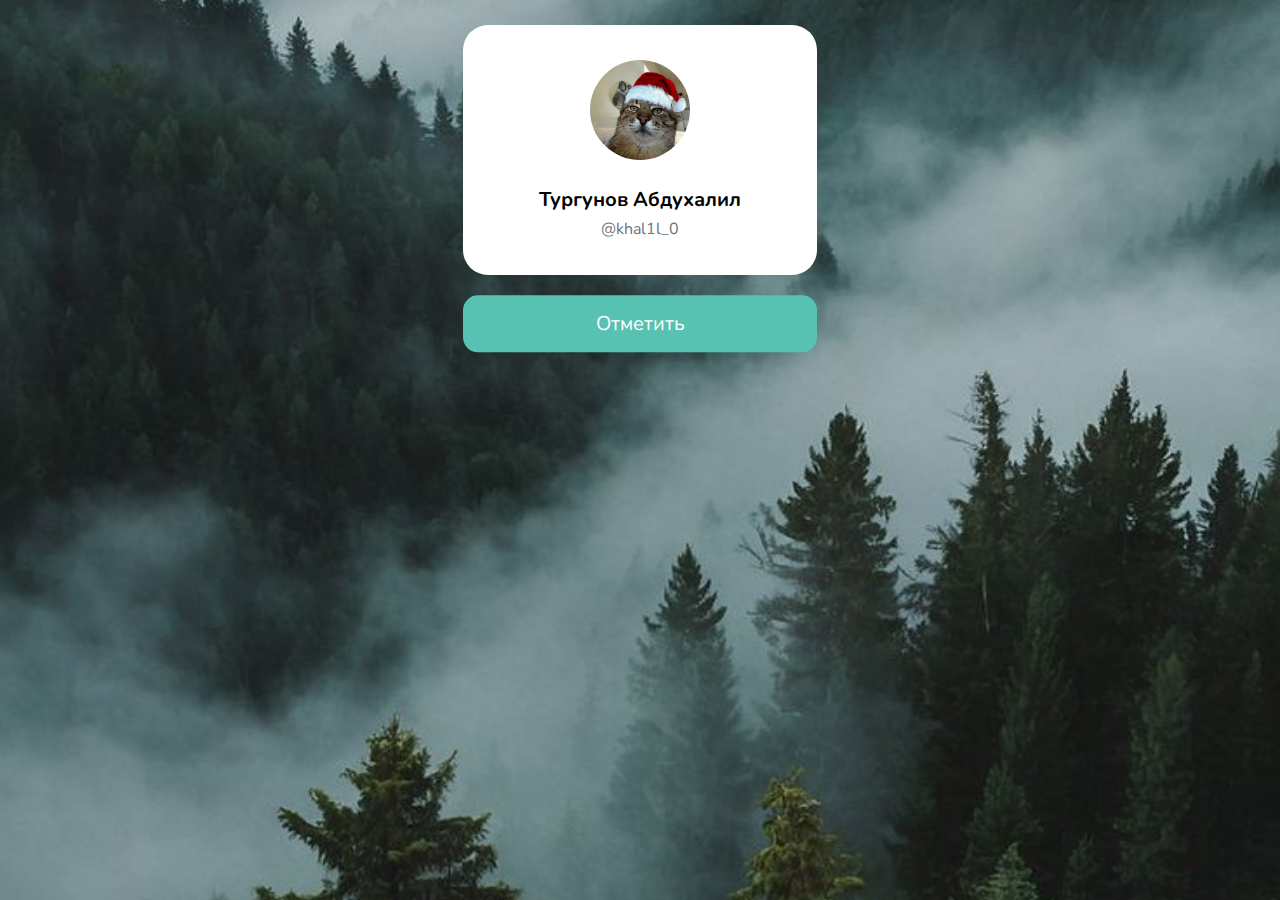
<file: index.html>
<!DOCTYPE html>
<html lang="en">

<head>
    <meta charset="UTF-8">
    <meta name="viewport" content="width=device-width, initial-scale=1.0">
    <title>Profile</title>
    <link rel="preconnect" href="https://fonts.googleapis.com">
    <link rel="preconnect" href="https://fonts.gstatic.com" crossorigin>
    <link href="https://fonts.googleapis.com/css2?family=Nunito:ital,wght@0,200..1000;1,200..1000&display=swap"
        rel="stylesheet">
    <link rel="stylesheet" href="style.css">
</head>

<body>


    <section class="profile">
       
        <div class="container">
            <div class="info" id="info">
                
                <img src="img/img.jpg" alt="" class="profile_img">
                <h3 class="name">Тургунов Абдухалил</h3>
                <p class="username">@khal1l_0</p>
                
            </div>
            <div class="profile_info">
                <div class="box">
                    <!-- <div class="box_img">
                        
                    </div> -->
                    
                    <img src="img/groups.svg" alt="">
                    <div class="">
                        <h4 class="title">
                            Группы
                        </h4>
                        <p class="number">
                            50
                        </p>
                    </div>
                </div>
                <hr class="line">
                <div class="box">
                    <!-- <div class="box_img">
                        
                    </div> -->
                    <img src="img/student.svg" alt="">
                    <div class="">
                        <h4 class="title">
                            Студенты
                        </h4>
                        <p class="number">
                            150
                        </p>
                    </div>
                </div>
            </div>
            <!-- <div class="tabs">
                <h3 class="text active">
                    Отзывы
                </h3>
                <h3 class="text">
                    Информация
                </h3>
            </div> -->
            <a href="sсhedule.html" class="back_link">Отметить</a>
            <!-- <ul class="feedbacks">
                <li class="items">Круто</li>
            </ul> -->
        </div>
    </section>
    <!-- <nav class="nav">
        <div class="container">
            <ul class="nav_menu">
                
            </ul>
        </div>
    </nav> -->
    <script src="script.js"></script>
</body>

</html>
</file>
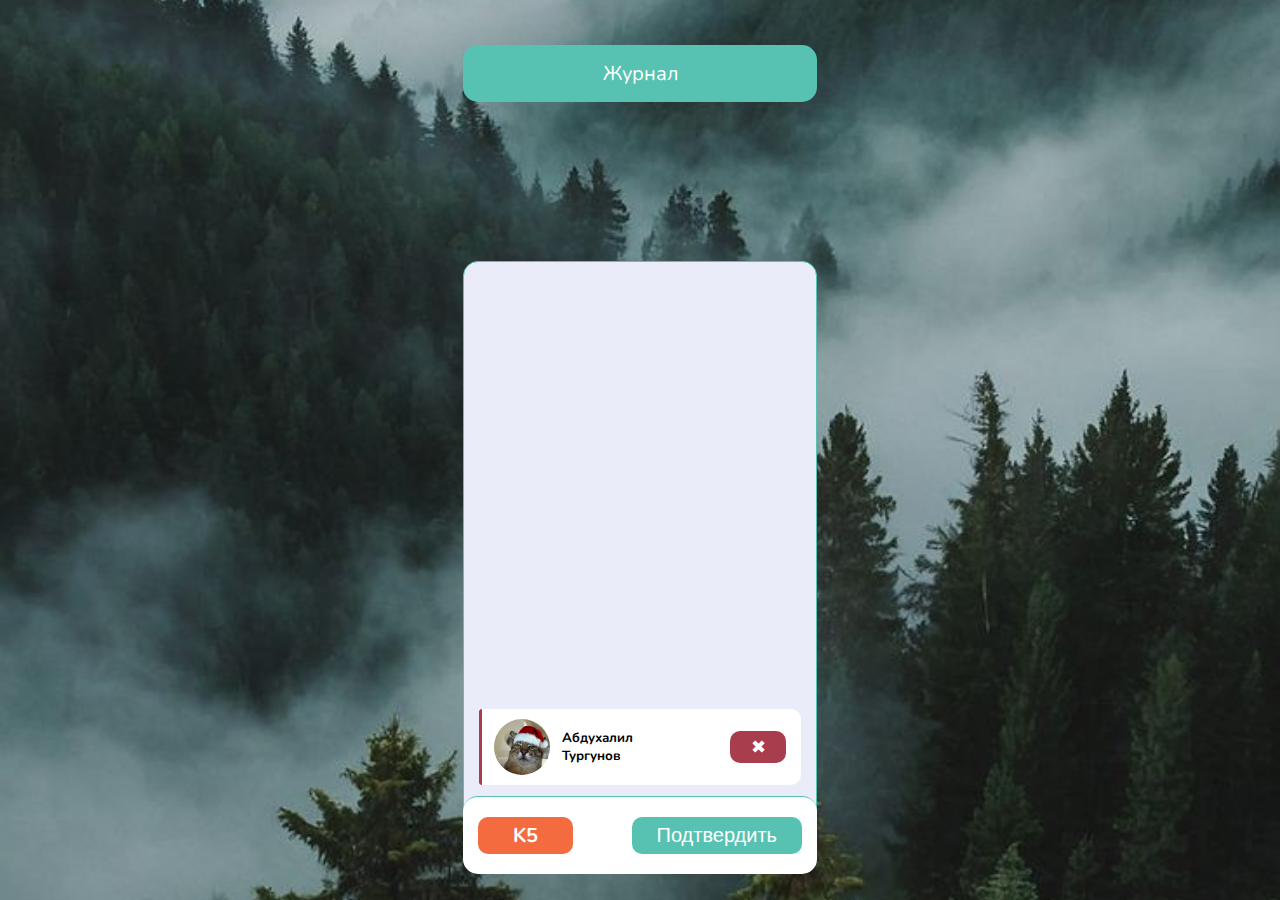
<file: attedence.html>
<!DOCTYPE html>
<html lang="en">

<head>
    <meta charset="UTF-8">
    <meta name="viewport" content="width=device-width, initial-scale=1.0">
    <title>Profile</title>
    <link rel="preconnect" href="https://fonts.googleapis.com">
    <link rel="preconnect" href="https://fonts.gstatic.com" crossorigin>
    <link href="https://fonts.googleapis.com/css2?family=Nunito:ital,wght@0,200..1000;1,200..1000&display=swap" rel="stylesheet">
    
    <link rel="stylesheet" href="style.css">
</head>

<body>


    <section class="profile">

        <div class="container">
            <a href="sсhedule.html" class="back_link profile_link">Журнал</a>
            <div class="list-box">
                <ul class="list-box_menu">
                    <li class="list-box_item debt">
                        <div class="box_suka">
                            <img src="img/img.jpg" alt="" class="list-box_img">
                            <h5 class="list-box_name">Абдухалил <br>Тургунов</h5>
                        </div>
                        <button class="list-box_btn">✖</button>
                        <!-- <button class="list-box_btn">✔</button> -->
                    </li>
                    
                </ul>
                <div class="list-box_info">
                    <h3 class="list-box_group">K5</h3>
                    <button class="submit">Подтвердить</button>
                </div>
            </div>
        </div>
    </section>
</body>

</html>
</file>
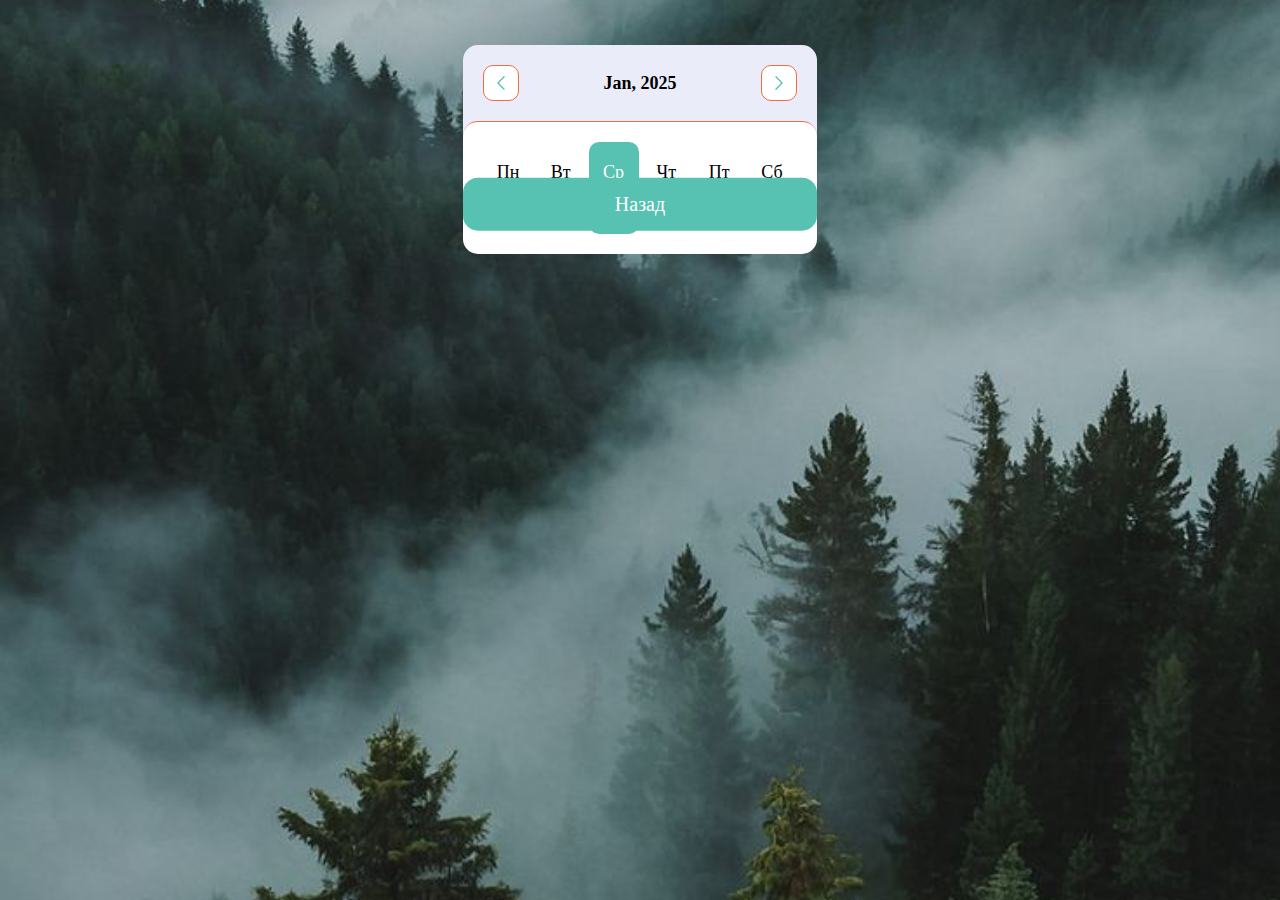
<file: shedule.html>
<!DOCTYPE html>
<html lang="en">

<head>
    <meta charset="UTF-8">
    <meta name="viewport" content="width=device-width, initial-scale=1.0">
    <title>Profile</title>
    <link rel="stylesheet" href="style.css">
</head>

<body>


    <section class="profile">

        <div class="container">
            <div class="calendar">
                <div class="calendar_box">
                    <button class="calendar_btn prev"><img src="img/arrow.svg" alt=""></button>
                    <h4 class="calendar_date">Jan, 2025</h4>
                    <button class="calendar_btn next"><img src="img/arrow.svg" alt=""></button>
                </div>
                <ul class="calendar_week">
                    <li class="calendar_week-item">
                        <h5 class="calendar_week-day">Пн</h5>
                        <p class="calendar_week-number">13</p>
                    </li>
                    <li class="calendar_week-item">
                        <h5 class="calendar_week-day">Вт</h5>
                        <p class="calendar_week-number">14</p>
                    </li>
                    <li class="calendar_week-item active">
                        <h5 class="calendar_week-day">Ср</h5>
                        <p class="calendar_week-number">15</p>
                    </li>
                    <li class="calendar_week-item ">
                        <h5 class="calendar_week-day">Чт</h5>
                        <p class="calendar_week-number">16</p>
                    </li>
                    <li class="calendar_week-item">
                        <h5 class="calendar_week-day">Пт</h5>
                        <p class="calendar_week-number">17</p>
                    </li>
                    <li class="calendar_week-item">
                        <h5 class="calendar_week-day">Сб</h5>
                        <p class="calendar_week-number">18</p>
                    </li>
                    <li class="calendar_week-item">
                        <h5 class="calendar_week-day">S</h5>
                        <p class="calendar_week-number">19</p>
                    </li>
                </ul>
            </div>
            <a href="index.html" class="back_link">Назад</a>

        </div>
    </section>
    <script>
        let dayweek = document.querySelectorAll('.calendar_week-item')

        dayweek.forEach((e) => {
            e.addEventListener(('click'), () => {
                dayweek.forEach((i) => {
                    i.classList.remove('active')
                })
                e.classList.add('active')
            })

        })
    </script>
</body>

</html>
</file>
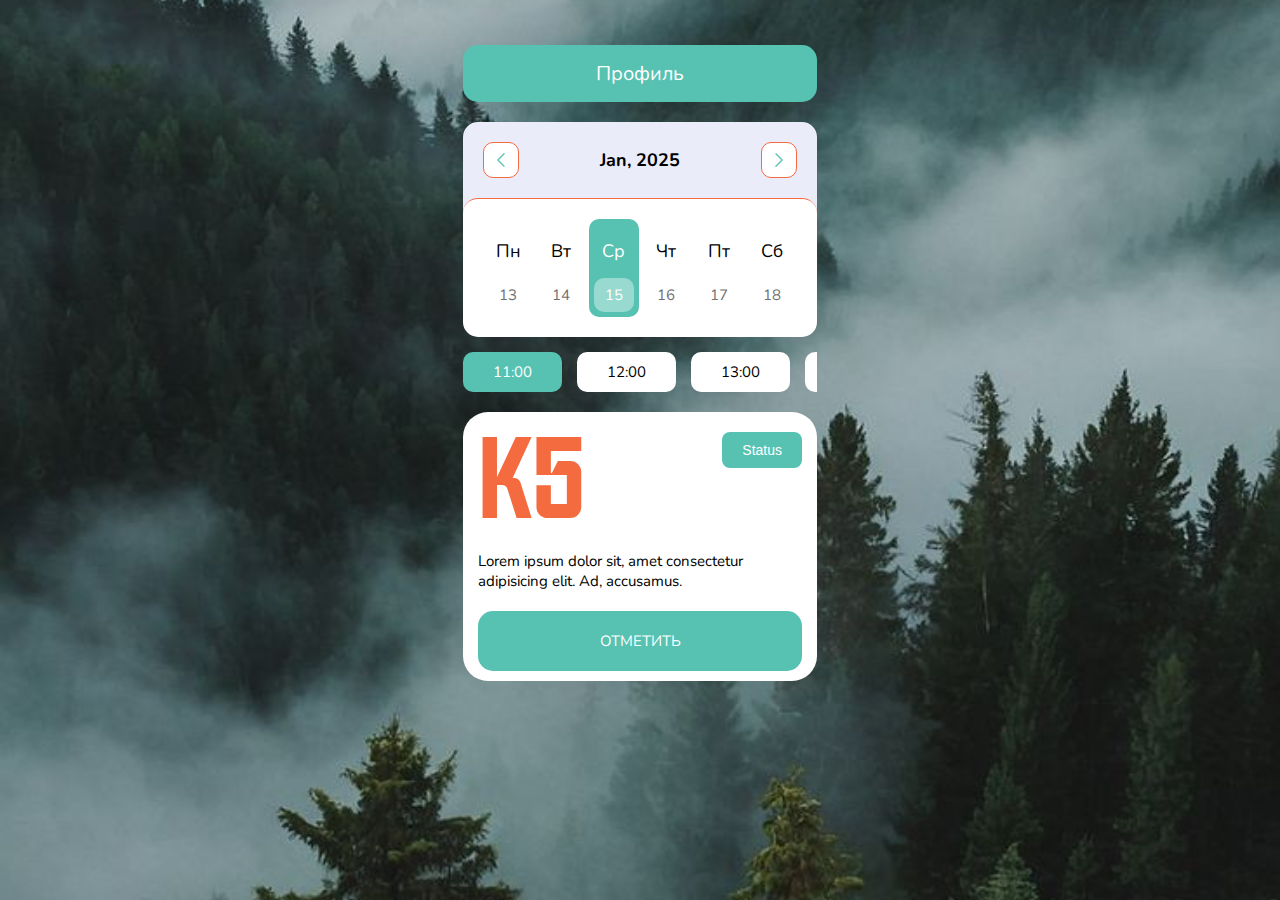
<file: sсhedule.html>
<!DOCTYPE html>
<html lang="en">

<head>
    <meta charset="UTF-8">
    <meta name="viewport" content="width=device-width, initial-scale=1.0">
    <title>Profile</title>
    <link rel="preconnect" href="https://fonts.googleapis.com">
    <link rel="preconnect" href="https://fonts.gstatic.com" crossorigin>
    <link href="https://fonts.googleapis.com/css2?family=Nunito:ital,wght@0,200..1000;1,200..1000&display=swap"
        rel="stylesheet">
    <link rel="stylesheet" href="style.css">
</head>

<body>


    <section class="profile">

        <div class="container">
            <a href="/" class="back_link profile_link">Профиль</a>
            <div class="calendar">
                <div class="calendar_box">
                    <button class="calendar_btn prev"><img src="img/arrow.svg" alt=""></button>
                    <h4 class="calendar_date">Jan, 2025</h4>
                    <button class="calendar_btn next"><img src="img/arrow.svg" alt=""></button>
                </div>
                <ul class="calendar_week">
                    <li class="calendar_week-item">
                        <h5 class="calendar_week-day">Пн</h5>
                        <p class="calendar_week-number">13</p>
                    </li>
                    <li class="calendar_week-item">
                        <h5 class="calendar_week-day">Вт</h5>
                        <p class="calendar_week-number">14</p>
                    </li>
                    <li class="calendar_week-item active">
                        <h5 class="calendar_week-day">Ср</h5>
                        <p class="calendar_week-number">15</p>
                    </li>
                    <li class="calendar_week-item ">
                        <h5 class="calendar_week-day">Чт</h5>
                        <p class="calendar_week-number">16</p>
                    </li>
                    <li class="calendar_week-item">
                        <h5 class="calendar_week-day">Пт</h5>
                        <p class="calendar_week-number">17</p>
                    </li>
                    <li class="calendar_week-item">
                        <h5 class="calendar_week-day">Сб</h5>
                        <p class="calendar_week-number">18</p>
                    </li>
                    <li class="calendar_week-item">
                        <h5 class="calendar_week-day">S</h5>
                        <p class="calendar_week-number">19</p>
                    </li>
                </ul>
            </div>
            <ul class="lesson_time">
                <li class="lesson_time-item active">11:00</li>
                <li class="lesson_time-item">12:00</li>
                <li class="lesson_time-item">13:00</li>
                <li class="lesson_time-item">14:00</li>
                <li class="lesson_time-item">15:00</li>
            </ul>
            <div class="attedence">
                <div class="attedence_box">
                    <h4 class="group_name">K5</h4>
                    <button class="lesson-status">Status</button>
                </div>
                <p class="group_comment">Lorem ipsum dolor sit, amet consectetur adipisicing elit. Ad, accusamus.</p>
                <a href="attedence.html" class="btn_list">Отметить</a>
            </div>
        </div>
    </section>
    <script>
        let dayweek = document.querySelectorAll('.calendar_week-item')
        let btn = document.querySelector('.lesson-status')

        btn.addEventListener('click', () => {
            btn.classList.remove('active')
            btn.classList.add('canceled')
        })
        dayweek.forEach((e) => {
            e.addEventListener(('click'), () => {
                dayweek.forEach((i) => {
                    i.classList.remove('active')
                })
                e.classList.add('active')
            })

        })
    </script>
</body>

</html>
</file>
<file: style.css>
@import url('font/stylesheet.css');
:root {
    --green-: #57c2b2;
    --orange-: #f46b3f;
    --red-: #a83d4d;
    --yellow-: #ffd166;
    --blue-: #0288d1;

    --shadow-green: rgba(87, 194, 178, 0.4);
    --shadow-orange: rgba(244, 107, 63, 0.4);
    --shadow-red: rgba(168, 61, 77, 0.4);
    --shadow-yellow: rgba(255, 209, 102, 0.5);
    --shadow-blue: rgba(2, 136, 209, 0.4);
}

* {
    padding: 0;
    margin: 0;
    box-sizing: border-box;
}

body {
    font-family: "Nunito", serif;
    font-weight: 400;
    font-style: normal;
    background: url(img/bkg.jpg) no-repeat center/cover;
    background-attachment: fixed;
}

ul {
    list-style: none;
}

.profile {
    /* height: 100vh; */
    padding-top: 25px;
    overflow: hidden;
}

.info {
    background: #fff;
    width: 100%;
    padding: 35px 0;
    border-radius: 25px;
    text-align: center;
    position: relative;
    z-index: 3;
    transition: 0.7s all;
    overflow: hidden;
}

.container {
    max-width: 354px;
    width: 100%;
    margin: 0 auto;
    padding: 0;
    text-align: center;
}

.profile_img {
    width: 100px;
    border-radius: 50%;
}

.name {
    margin: 20px 0 5px;
    font-size: 20px;
}
.username{
    font-size: 16px;
    color: #6B7280;
}
.profile_info {
    width: 100%;
    padding: 15px 20px;
    background: var(--green-);
    box-shadow: var(--shadow-green);
    border-radius: 15px;
    display: flex;
    justify-content: space-between;
    align-items: center;
    margin: 20px 0;
    transition: 0.7s all;
    transform: translateY(-150%);
}

.line {
    height: 70px;
    width: 1px;
    background: #fff;
    border: none;
    border-radius: 2px;
    opacity: 0.3;
}

.box {
    display: flex;
    gap: 10px;
    align-items: center;
    justify-content: center;
}

.box img {
    width: 55px;
    background: #ffffff63;
    padding: 10px;
    border-radius: 10px;
}

.title {
    font-size: 15px;
    color: #fff;
    margin-bottom: 10px;
}

.number {
    font-size: 25px;
    color: #fff;
}

.tabs {
    width: 100%;
    display: flex;
    transform: translateY(-400%);
    justify-content: space-between;
    padding: 7px 25px;
    background: #fff;
    border-radius: 10px;
    box-shadow:
        rgba(50, 50, 93, 0.25) 0px 30px 60px -12px,
        rgba(0, 0, 0, 0.3) 0px 18px 36px -18px;
    transition: 0.7s all;
}

.text {
    color: gray;
    padding: 15px 25px;
    transition: 0.7s all;
}

.text.active {
    background: #eaecfa;
    color: var(--green-);
    border-radius: 12px;
}

.back_link {
    width: 100%;
    display: block;
    background: var(--green-);
    box-shadow: var(--shadow-green);
    padding: 15px;
    font-size: 20px;
    color: #fff;
    text-decoration: none;
    border-radius: 15px;
    margin-top: 20px;
    transform: translateY(-210%);
    transition: 0.7s all;
}

.info.active + .profile_info,
.info.active ~ .tabs,
.info.active ~ .back_link {
    transform: translateY(0);
}

.calendar {
    margin-top: 20px;
    transition: 0.7s all;
    width: 100%;
    border-radius: 15px;
}

.calendar_box {
    width: 100%;
    display: flex;
    justify-content: space-between;
    align-items: center;
    background: #eaecfa;
    backdrop-filter: blur(10px);
    padding: 20px 20px 35px;
    border-radius: 15px 15px 0 0;
}

.calendar_date {
    font-size: 18px;
}

.calendar_btn {
    width: 36px;
    height: 36px;
    background: #fff;
    border: 1px solid var(--orange-);
    border-radius: 10px;
    outline: none;
    padding: 7px;
}

.calendar_btn img {
    width: 100%;
}

.calendar_btn.prev {
    transform: rotate(90deg);
}

.calendar_btn.next {
    transform: rotate(-90deg);
}

.calendar_week {
    position: relative;
    top: -15px;
    background: #fff;
    width: 100%;
    padding: 20px;
    display: flex;
    justify-content: space-between;
    align-items: center;
    border-radius: 15px;
    border-top: 1px solid var(--orange-);
}

.calendar_week-item {
    width: 50px;
    padding: 20px 5px 5px;
    border-radius: 10px;
    transition: 0.7s all;
    text-align: center;
}

.calendar_week-item:last-child {
    display: none;
}

.calendar_week-day {
    font-size: 18px;
    font-weight: 400;
    margin-bottom: 15px;
}

.calendar_week-number {
    font-size: 15px;
    padding: 7px;
    border-radius: 10px;
    transition: 0.7s all;
    color: #6f7072;
}

.calendar_week-item.active {
    background: var(--green-);
    box-shadow: var(--shadow-green);
}

.calendar_week-item.active > .calendar_week-day {
    color: #fff;
}

.calendar_week-item.active > .calendar_week-number {
    color: #fff;
    background: #ffffff63;
}

.back_link.profile_link {
    transform: translateY(0);
}

.lesson_time {
    width: 100%;
    display: flex;
    align-items: center;
    justify-content: flex-start;
    gap: 15px;
    overflow-x: scroll;
}
.lesson_time::-webkit-scrollbar {
    display: none; /* Chrome, Safari */
}

.lesson_time-item {
    padding: 10px 30px;
    background: #fff;
    border-radius: 10px;
    font-size: 15px;
}

.lesson_time-item.active {
    background: var(--green-);
    box-shadow: var(--shadow-green);
    color: #fff;
}

.attedence {
    margin-top: 20px;
    padding: 20px 15px 10px;
    background: #fff;
    border-radius: 25px;
}

.attedence_box {
    width: 100%;
    display: flex;
    align-items: flex-start;
    justify-content: space-between;
    gap: 5px;
}
.btn_list {
    display: block;
    width: 100%;
    font-size: 15px;
    background-color: var(--green-);
    box-shadow: var(--shadow-green);
    text-transform: uppercase;
    text-decoration: none;
    color: #fff;
    border-radius: 15px;
    padding: 20px 0;
}

.group_name {
    font-family: "Quick Ravage";
    font-size: 115px;
    font-weight: 400;
    color: var(--orange-);
    box-shadow: var(--shadow-orange);
    text-transform: uppercase;
}
.group_comment {
    font-size: 15px;
    text-align: left;
    margin: 10px 0 20px;
}
.lesson-status {
    border: none;
    border-radius: 8px;
    padding: 10px 20px;
    color: #fff;
    cursor: pointer;
    transition: 0.7s all;
    display: inline-block;
    text-align: center;
    font-size: 14px;
    background: var(--green-);
    box-shadow: var(--shadow-green);
}
.lesson-status.completed {
    background: var(--blue-);
    box-shadow: var(--shadow-blue);
}
.lesson-status.in-progress {
    background: var(--orange-);
    box-shadow: var(--shadow-orange);
}
.lesson-status.canceled {
    background-color: var(--red-);
    box-shadow: var(--shadow-red);
}
.list-box {
    max-width: 354px;
    width: 100%;
    margin: 0;
    position: absolute;
    bottom: 0;
    padding-bottom: 2%;
}
.list-box_menu {
    padding: 20px 15px 25px;
    width: 100%;
    height: 550px;
    background: #eaecfa;
    display: flex;
    align-items: center;
    justify-content: flex-start;
    flex-direction: column-reverse;
    position: relative;
    bottom: -15px;
    border-radius: 15px 15px 0 0;
    gap: 10px;
    overflow: scroll;
    border: 1px solid var(--green-);
}
.list-box_menu::-webkit-scrollbar {
    display: none; /* Chrome, Safari */
}
.list-box_item {
    width: 100%;
    background: #fff;
    padding: 10px 15px;
    border-radius: 0 10px 10px 0;
    position: relative;
    display: flex;
    align-items: center;
    justify-content: space-between;
}
.list-box_item::before {
    position: absolute;
    content: "";
    display: block;
    width: 3px;
    height: 100%;
    background: var(--green-);
    top: 0;
    left: 0;
    border-radius: 10px 0 0 10px;
}
.list-box_item.debt::before{
    background: var(--red-);
}
.list-box_img {
    width: 56px;
    height: 56px;
    border-radius: 50%;
}
.list-box_name {
    text-align: left;
}
.list-box_btn {
    display: flex;
    justify-content: center;
    align-items: center;
    width: 56px;
    height: 32px;
    font-size: 18px;
    /* background: var(--green-); */
    background: var(--red-);
    outline: none;
    border: none;
    color: #fff;
    border-radius: 10px;
}
.box_suka {
    display: flex;
    align-items: center;
    justify-content: center;
    gap: 12px;
}
.list-box_info {
    width: 100%;
    background: #fff;
    display: flex;
    align-items: center;
    justify-content: space-between;
    padding: 20px 15px;
    border-radius: 15px;
    position: relative;
    z-index: 3;
    border-top: 1px solid var(--green-);
}
.list-box_group {
    font-size: 20px;
    color: #fff;
    padding: 5px 35px;
    background: var(--orange-);
    border-radius: 10px;
}
.submit {
    font-size: 20px;
    color: #fff;
    padding: 0 25px;
    height: 37px;
    background: var(--green-);
    border: none;
    outline: none;
    border-radius: 10px;
}
</file>
